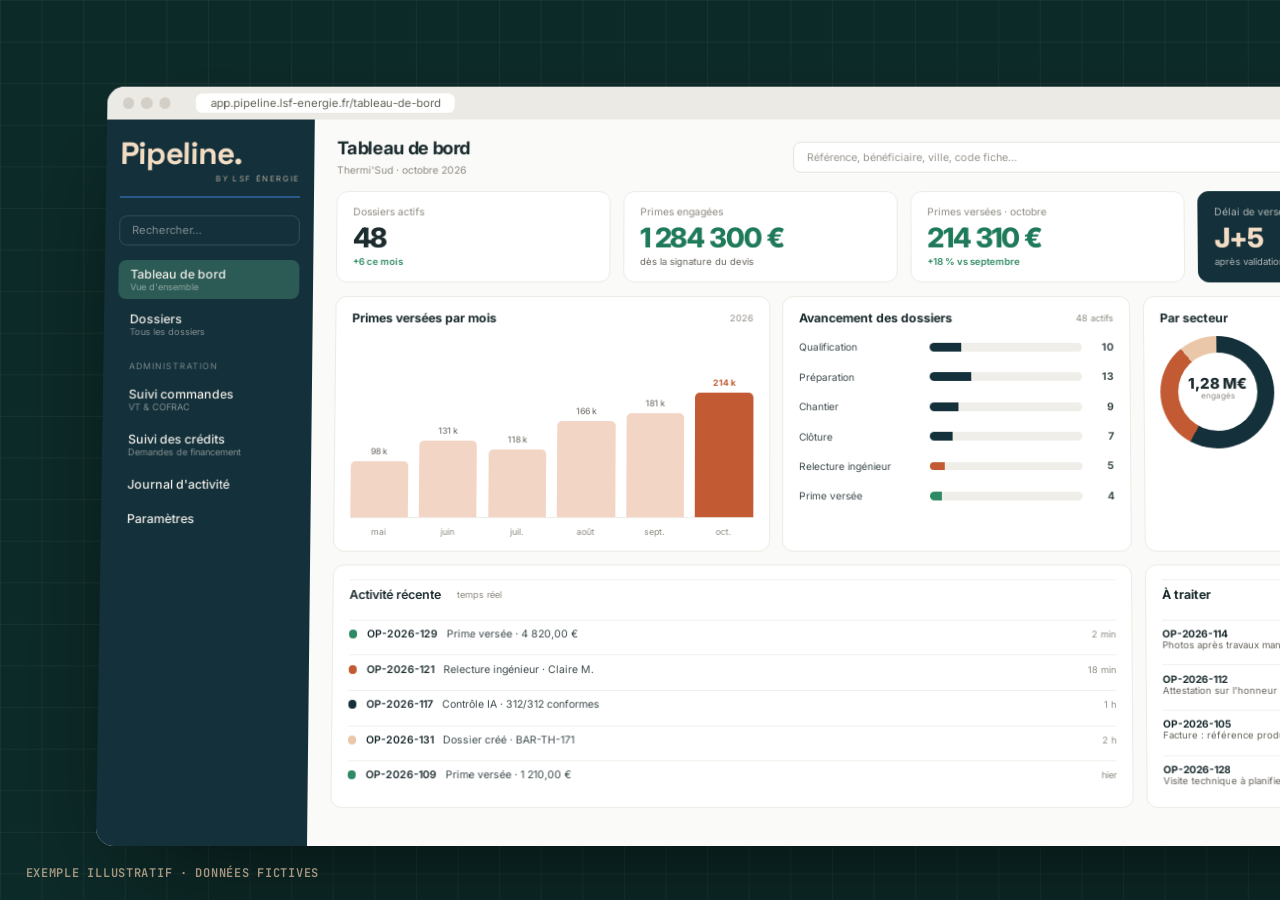
<file: visuels/mockup-dashboard.html>
<!doctype html><html lang="fr"><head><meta charset="utf-8"><title>Visuel Pipeline · tableau de bord</title>
<link rel="stylesheet" href="https://fonts.googleapis.com/css2?family=Inter:wght@400;500;600;700;800;900&family=Space+Grotesk:wght@700;800&family=JetBrains+Mono:wght@600;700&display=swap">
<style>html,body{margin:0;background:#0C2A28}.frame{width:1600px}/* Visuel type Pipeline (interface réelle, données fictives), mis à l'échelle par container queries */
.mk{position:relative;width:100%;aspect-ratio:16/9;container-type:inline-size;overflow:hidden;background:#0C2A28;border-radius:inherit;font-family:"Inter",system-ui,sans-serif;color:#1B2B2E}
.mk::before{content:"";position:absolute;inset:0;background-image:linear-gradient(rgba(240,238,233,.05) 1px,transparent 1px),linear-gradient(90deg,rgba(240,238,233,.05) 1px,transparent 1px);background-size:2.6cqw 2.6cqw}
.mk-win{position:absolute;left:6%;top:8%;width:88%;height:86%;background:#fff;border-radius:1.1cqw;overflow:hidden;box-shadow:0 3cqw 7cqw -2cqw rgba(0,0,0,.6);transform:perspective(200cqw) rotateX(4deg);transform-origin:center bottom}
.mk-bar{height:4.4%;background:#ECEAE5;display:flex;align-items:center;gap:.45cqw;padding:0 1cqw}
.mk-bar i{width:.7cqw;height:.7cqw;border-radius:50%;background:#D3CFC7}
.mk-bar span{margin-left:1.2cqw;font-size:.72cqw;color:#67635C;background:#fff;border-radius:.4cqw;padding:.2cqw .9cqw}
.mk-app{display:grid;grid-template-columns:15% 1fr;height:95.6%}
.mk-side{background:#14303A;color:rgba(240,238,233,.75);padding:1.2cqw .9cqw;display:flex;flex-direction:column;gap:.35cqw;font-size:.8cqw}
.mk-brand{display:grid;margin-bottom:.8cqw;padding-bottom:.8cqw;border-bottom:2px solid #2B5A8C}
.mk-brand b{font:800 2cqw/1 "Space Grotesk",Inter,sans-serif;color:#F3DCC4;letter-spacing:-.03em}
.mk-brand small{font-size:.5cqw;letter-spacing:.2em;color:rgba(243,220,196,.7);margin-top:.3cqw;text-align:right}
.mk-search{border:1px solid rgba(240,238,233,.15);border-radius:.5cqw;padding:.45cqw .7cqw;font-size:.7cqw;color:rgba(240,238,233,.5);margin-bottom:.6cqw}
.mk-side span{display:grid;padding:.45cqw .7cqw;border-radius:.5cqw}
.mk-side span b{font-weight:500;color:#F0EEE9;font-size:.78cqw}
.mk-side span small{font-size:.58cqw;color:rgba(240,238,233,.5)}
.mk-side span.on{background:#2C5B55}
.mk-side em{font-style:normal;font-size:.55cqw;letter-spacing:.12em;color:rgba(240,238,233,.45);margin:.7cqw 0 .2cqw .7cqw}
.mk-main{padding:1.1cqw 1.4cqw;display:grid;gap:.8cqw;align-content:start;background:#FAFAF8}
.mk-head{display:grid;grid-template-columns:auto 1fr auto;gap:1cqw;align-items:center}
.mk-head b{display:block;font-size:1.15cqw;letter-spacing:-.02em}
.mk-head small{font-size:.65cqw;color:#8E8A81}
.mk-search2{justify-self:end;width:60%;border:1px solid #E6E3DD;background:#fff;border-radius:.5cqw;padding:.5cqw .8cqw;font-size:.68cqw;color:#9A968E}
.mk-btn{background:#C25B34;color:#fff;font-size:.72cqw;font-weight:600;padding:.6cqw 1cqw;border-radius:.5cqw}
.mk-filters{display:flex;gap:.6cqw}
.mk-filters span{border:1px solid #E6E3DD;background:#fff;border-radius:.45cqw;padding:.4cqw .8cqw;font-size:.62cqw;color:#3D4A4C}
.mk-table{background:#fff;border:1px solid #ECEAE5;border-radius:.7cqw;overflow:hidden}
.mk-table>div{display:grid;grid-template-columns:.85fr 1.05fr 1.35fr 1.05fr 1fr .75fr .9fr 1fr;gap:.6cqw;align-items:center;padding:.85cqw 1cqw;border-top:1px solid #F1EFEB;font-size:.7cqw}
.mk-table .th{border-top:0;font-weight:700;color:#3D4A4C;font-size:.68cqw;background:#FCFBFA}
.mk-table .ref{font-weight:600;color:#3D4A4C}
.mk-table span b{display:block;font-weight:600}
.mk-table span small{display:inline-block;font-size:.52cqw;background:#F0EEE9;color:#67635C;padding:.05cqw .35cqw;border-radius:.2cqw;margin-top:.15cqw}
.mk-table i{font-style:normal;font-weight:700;font-size:.58cqw;border:1px solid #E6E3DD;border-radius:.25cqw;padding:.05cqw .3cqw;margin-right:.4cqw}
.mk-table .ty{justify-self:start;font-size:.6cqw;color:#C25B34;background:#FBEFE8;border:1px solid #F3D5C6;border-radius:5cqw;padding:.15cqw .55cqw}
.mk-table .pr{color:#1F7A5A;font-weight:600}
.mk-table .st{display:flex;gap:.3cqw;align-items:center;flex-wrap:wrap}
.mk-table .st u{text-decoration:none;font-size:.58cqw;border-radius:.25cqw;padding:.1cqw .4cqw;background:#DEF0E7;color:#1F9E6B;font-weight:600}
.mk-table .st u.a{background:#E7F3EC;color:#2E8A62}
.mk-table .st u.r{background:#FBEFE8;color:#C25B34}
.mk-table .st em{font-style:normal;font-size:.56cqw;color:#67635C;border:1px solid #E6E3DD;border-radius:.25cqw;padding:.1cqw .35cqw}
.mk-table .st em.done{color:#1F9E6B;border-color:#BFE3D0}
.mk-ex{position:absolute;left:1.6cqw;bottom:1.2cqw;font:600 .75cqw "JetBrains Mono",monospace;letter-spacing:.06em;text-transform:uppercase;color:rgba(233,199,168,.7)}

/* ===== tableau de bord ===== */
.mk-main.db{gap:.9cqw}
.db-kpis{display:grid;grid-template-columns:repeat(4,1fr);gap:.8cqw}
.db-kpis>div{background:#fff;border:1px solid #ECEAE5;border-radius:.7cqw;padding:.9cqw 1cqw;display:grid;gap:.15cqw}
.db-kpis small{font-size:.65cqw;color:#8E8A81}
.db-kpis b{font-size:1.75cqw;font-weight:800;letter-spacing:-.04em;color:#1B2B2E}
.db-kpis b.g{color:#1F7A5A}
.db-kpis em{font-style:normal;font-size:.6cqw;color:#67635C}
.db-kpis em.up{color:#2E8A62;font-weight:600}
.db-kpis .hl{background:#14303A;border-color:#14303A}
.db-kpis .hl small,.db-kpis .hl em{color:rgba(240,238,233,.7)}
.db-kpis .hl b{color:#F3DCC4}
.db-grid{display:grid;grid-template-columns:1.25fr 1fr .95fr;grid-template-rows:auto auto;gap:.8cqw}
.db-card{background:#fff;border:1px solid #ECEAE5;border-radius:.7cqw;padding:.9cqw 1cqw;display:grid;gap:.45cqw;align-content:start}
.db-ch{display:flex;justify-content:space-between;align-items:center;margin-bottom:.2cqw}
.db-ch b{font-size:.78cqw}
.db-ch span{font-size:.58cqw;color:#8E8A81}
.db-bars{height:10.6cqw;display:flex;align-items:flex-end;gap:.7cqw;border-bottom:1px solid #ECEAE5;padding-top:1cqw}
.db-bars i{flex:1;height:var(--h);background:#F3D5C6;border-radius:.3cqw .3cqw 0 0;position:relative}
.db-bars i.on{background:#C25B34}
.db-bars em{position:absolute;top:-1cqw;left:50%;transform:translateX(-50%);font-style:normal;font-size:.55cqw;color:#67635C;white-space:nowrap}
.db-bars i.on em{color:#C25B34;font-weight:700}
.db-months{display:flex;gap:.7cqw}.db-months span{flex:1;text-align:center;font-size:.55cqw;color:#8E8A81}
.db-st{display:grid;grid-template-columns:7.6cqw 1fr 1.4cqw;gap:.6cqw;padding:.32cqw 0;align-items:center;font-size:.64cqw;color:#3D4A4C}
.db-st i{display:block;height:.55cqw;border-radius:.3cqw;background:linear-gradient(90deg,#14303A var(--w),#F0EEE9 var(--w))}
.db-st i.t{background:linear-gradient(90deg,#C25B34 var(--w),#F0EEE9 var(--w))}
.db-st i.g{background:linear-gradient(90deg,#2E8A62 var(--w),#F0EEE9 var(--w))}
.db-st b{text-align:right;font-size:.66cqw}
.db-dn{display:grid;grid-template-columns:auto 1fr;gap:1cqw;align-items:center}
.db-ring{width:7.2cqw;height:7.2cqw;border-radius:50%;background:conic-gradient(#14303A 0 58%,#C25B34 58% 89%,#E9C7A8 89% 100%);display:grid;place-items:center;position:relative;text-align:center}
.db-ring::before{content:"";position:absolute;inset:1.1cqw;border-radius:50%;background:#fff}
.db-ring b,.db-ring small{position:relative;display:block;line-height:1.1}
.db-ring b{font-size:.95cqw;font-weight:800;align-self:end}
.db-ring small{font-size:.52cqw;color:#8E8A81;align-self:start}
.db-ring{grid-template-rows:1fr 1fr}
.db-dn ul{list-style:none;margin:0;padding:0;display:grid;gap:.55cqw}
.db-dn li{display:grid;grid-template-columns:auto 1fr auto;gap:.45cqw;align-items:center;font-size:.62cqw;color:#3D4A4C}
.db-dn li i{width:.6cqw;height:.6cqw;border-radius:.15cqw}
.db-dn li b{font-size:.66cqw}
.db-feed{grid-column:1/span 2}
.db-feed>div{display:grid;grid-template-columns:auto 1fr auto;gap:.6cqw;align-items:center;padding:.45cqw 0;border-top:1px solid #F1EFEB;font-size:.66cqw;color:#3D4A4C}
.db-feed i{width:.55cqw;height:.55cqw;border-radius:50%}
.db-feed i.g{background:#2E8A62}.db-feed i.t{background:#C25B34}.db-feed i.b{background:#14303A}.db-feed i.s{background:#E9C7A8}
.db-feed b{font-weight:600;margin-right:.4cqw;color:#1B2B2E}
.db-feed em{font-style:normal;font-size:.58cqw;color:#8E8A81}
.db-todo>div{display:grid;grid-template-columns:1fr auto;gap:.5cqw;align-items:center;padding:.45cqw 0;border-top:1px solid #F1EFEB}
.db-todo span{font-size:.6cqw;color:#67635C}
.db-todo span b{display:block;font-size:.64cqw;color:#1B2B2E}
.db-todo u{text-decoration:none;font-size:.58cqw;font-weight:600;color:#C25B34;border:1px solid #F3D5C6;background:#FBEFE8;border-radius:.3cqw;padding:.15cqw .5cqw}
.db-badge{background:#C25B34;color:#fff!important;font-weight:700;border-radius:5cqw;padding:.05cqw .45cqw}
</style></head><body><div class="frame"><div class="mk" role="img" aria-label="Exemple illustratif du tableau de bord Pipeline : dossiers actifs, primes engagées et versées, délai de versement J+5, primes par mois, avancement des dossiers, répartition par secteur et activité récente.">
  <div class="mk-win">
    <div class="mk-bar"><i></i><i></i><i></i><span>app.pipeline.lsf-energie.fr/tableau-de-bord</span></div>
    <div class="mk-app">
      <aside class="mk-side">
        <div class="mk-brand"><b>Pipeline.</b><small>BY LSF ÉNERGIE</small></div>
        <div class="mk-search">Rechercher…</div>
        <span class="on"><b>Tableau de bord</b><small>Vue d'ensemble</small></span>
        <span><b>Dossiers</b><small>Tous les dossiers</small></span>
        <em>ADMINISTRATION</em>
        <span><b>Suivi commandes</b><small>VT &amp; COFRAC</small></span>
        <span><b>Suivi des crédits</b><small>Demandes de financement</small></span>
        <span><b>Journal d'activité</b></span>
        <span><b>Paramètres</b></span>
      </aside>
      <main class="mk-main db">
        <div class="mk-head"><div><b>Tableau de bord</b><small>Thermi'Sud · octobre 2026</small></div><div class="mk-search2">Référence, bénéficiaire, ville, code fiche…</div><span class="mk-btn">+ Créer un dossier</span></div>
        <div class="db-kpis">
          <div><small>Dossiers actifs</small><b>48</b><em class="up">+6 ce mois</em></div>
          <div><small>Primes engagées</small><b class="g">1 284 300 €</b><em>dès la signature du devis</em></div>
          <div><small>Primes versées · octobre</small><b class="g">214 310 €</b><em class="up">+18 % vs septembre</em></div>
          <div class="hl"><small>Délai de versement</small><b>J+5</b><em>après validation</em></div>
        </div>
        <div class="db-grid">
          <div class="db-card db-chart"><div class="db-ch"><b>Primes versées par mois</b><span>2026</span></div>
            <div class="db-bars"><i style="--h:34%"><em>98 k</em></i><i style="--h:46%"><em>131 k</em></i><i style="--h:41%"><em>118 k</em></i><i style="--h:58%"><em>166 k</em></i><i style="--h:63%"><em>181 k</em></i><i class="on" style="--h:75%"><em>214 k</em></i></div>
            <div class="db-months"><span>mai</span><span>juin</span><span>juil.</span><span>août</span><span>sept.</span><span>oct.</span></div>
          </div>
          <div class="db-card db-steps"><div class="db-ch"><b>Avancement des dossiers</b><span>48 actifs</span></div>
            <div class="db-st"><span>Qualification</span><i style="--w:21%"></i><b>10</b></div>
            <div class="db-st"><span>Préparation</span><i style="--w:27%"></i><b>13</b></div>
            <div class="db-st"><span>Chantier</span><i style="--w:19%"></i><b>9</b></div>
            <div class="db-st"><span>Clôture</span><i style="--w:15%"></i><b>7</b></div>
            <div class="db-st"><span>Relecture ingénieur</span><i class="t" style="--w:10%"></i><b>5</b></div>
            <div class="db-st"><span>Prime versée</span><i class="g" style="--w:8%"></i><b>4</b></div>
          </div>
          <div class="db-card db-donut"><div class="db-ch"><b>Par secteur</b><span>primes engagées</span></div>
            <div class="db-dn"><div class="db-ring"><b>1,28 M€</b><small>engagés</small></div>
              <ul><li><i style="background:#14303A"></i>Résidentiel · BAR<b>58 %</b></li><li><i style="background:#C25B34"></i>Tertiaire · BAT<b>31 %</b></li><li><i style="background:#E9C7A8"></i>Industrie · IND<b>11 %</b></li></ul></div>
          </div>
          <div class="db-card db-feed"><div class="db-ch"><b>Activité récente</b><span>temps réel</span></div>
            <div><i class="g"></i><span><b>OP-2026-129</b> Prime versée · 4 820,00 €</span><em>2 min</em></div>
            <div><i class="t"></i><span><b>OP-2026-121</b> Relecture ingénieur · Claire M.</span><em>18 min</em></div>
            <div><i class="b"></i><span><b>OP-2026-117</b> Contrôle IA · 312/312 conformes</span><em>1 h</em></div>
            <div><i class="s"></i><span><b>OP-2026-131</b> Dossier créé · BAR-TH-171</span><em>2 h</em></div>
            <div><i class="g"></i><span><b>OP-2026-109</b> Prime versée · 1 210,00 €</span><em>hier</em></div>
          </div>
          <div class="db-card db-todo"><div class="db-ch"><b>À traiter</b><span class="db-badge">4</span></div>
            <div><span><b>OP-2026-114</b>Photos après travaux manquantes</span><u>Ajouter</u></div>
            <div><span><b>OP-2026-112</b>Attestation sur l'honneur à signer</span><u>Relancer</u></div>
            <div><span><b>OP-2026-105</b>Facture : référence produit absente</span><u>Corriger</u></div>
            <div><span><b>OP-2026-128</b>Visite technique à planifier</span><u>Planifier</u></div>
          </div>
        </div>
      </main>
    </div>
  </div>
  <span class="mk-ex">Exemple illustratif · données fictives</span>
</div>
</div></body></html>
</file>
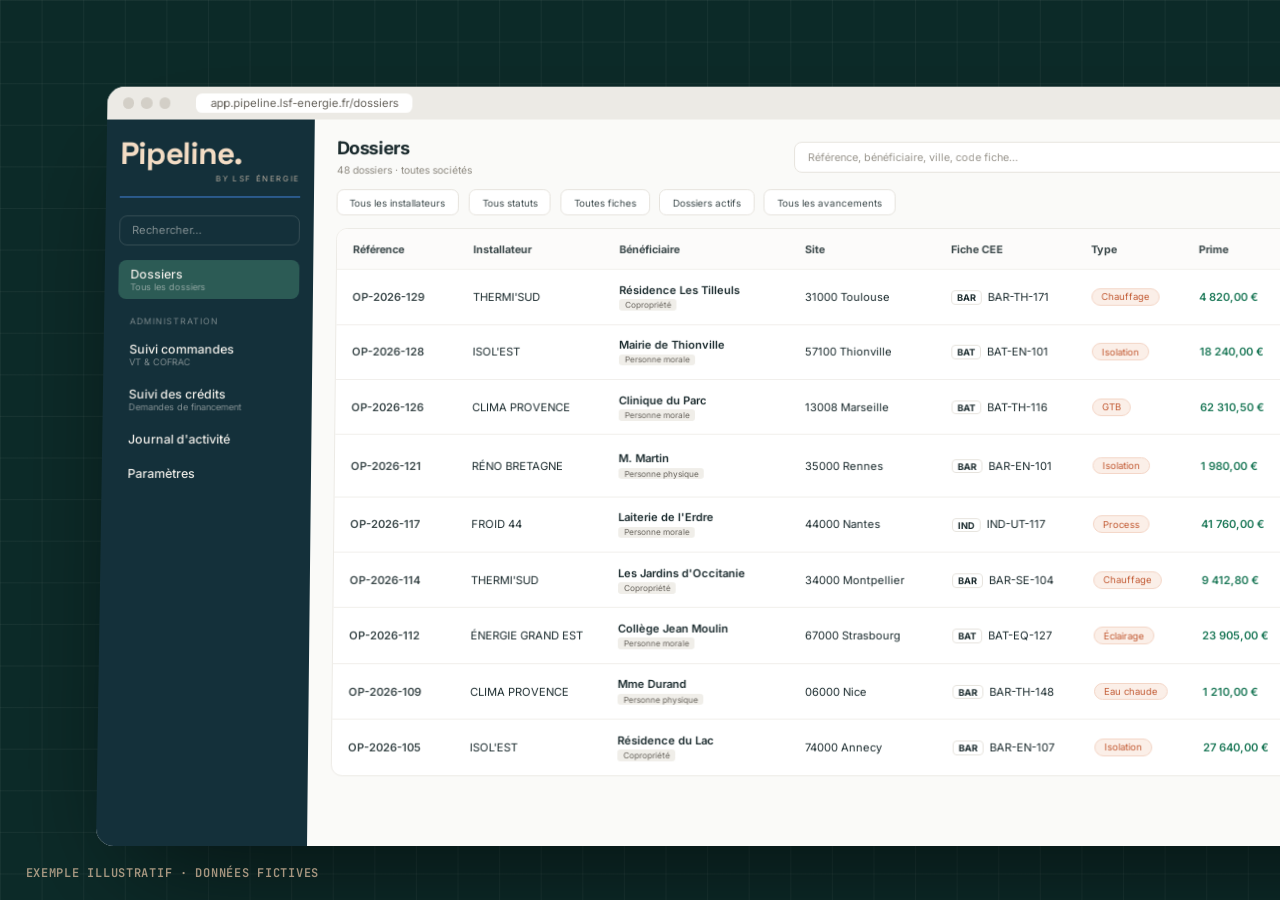
<file: visuels/mockup-pipeline.html>
<!doctype html><html lang="fr"><head><meta charset="utf-8"><title>Visuel Pipeline</title>
<link rel="stylesheet" href="https://fonts.googleapis.com/css2?family=Inter:wght@400;500;600;700;800;900&family=Space+Grotesk:wght@700;800&family=JetBrains+Mono:wght@600;700&display=swap">
<style>html,body{margin:0;background:#0C2A28}.frame{width:1600px}/* Visuel type Pipeline (interface réelle, données fictives), mis à l'échelle par container queries */
.mk{position:relative;width:100%;aspect-ratio:16/9;container-type:inline-size;overflow:hidden;background:#0C2A28;border-radius:inherit;font-family:"Inter",system-ui,sans-serif;color:#1B2B2E}
.mk::before{content:"";position:absolute;inset:0;background-image:linear-gradient(rgba(240,238,233,.05) 1px,transparent 1px),linear-gradient(90deg,rgba(240,238,233,.05) 1px,transparent 1px);background-size:2.6cqw 2.6cqw}
.mk-win{position:absolute;left:6%;top:8%;width:88%;height:86%;background:#fff;border-radius:1.1cqw;overflow:hidden;box-shadow:0 3cqw 7cqw -2cqw rgba(0,0,0,.6);transform:perspective(200cqw) rotateX(4deg);transform-origin:center bottom}
.mk-bar{height:4.4%;background:#ECEAE5;display:flex;align-items:center;gap:.45cqw;padding:0 1cqw}
.mk-bar i{width:.7cqw;height:.7cqw;border-radius:50%;background:#D3CFC7}
.mk-bar span{margin-left:1.2cqw;font-size:.72cqw;color:#67635C;background:#fff;border-radius:.4cqw;padding:.2cqw .9cqw}
.mk-app{display:grid;grid-template-columns:15% 1fr;height:95.6%}
.mk-side{background:#14303A;color:rgba(240,238,233,.75);padding:1.2cqw .9cqw;display:flex;flex-direction:column;gap:.35cqw;font-size:.8cqw}
.mk-brand{display:grid;margin-bottom:.8cqw;padding-bottom:.8cqw;border-bottom:2px solid #2B5A8C}
.mk-brand b{font:800 2cqw/1 "Space Grotesk",Inter,sans-serif;color:#F3DCC4;letter-spacing:-.03em}
.mk-brand small{font-size:.5cqw;letter-spacing:.2em;color:rgba(243,220,196,.7);margin-top:.3cqw;text-align:right}
.mk-search{border:1px solid rgba(240,238,233,.15);border-radius:.5cqw;padding:.45cqw .7cqw;font-size:.7cqw;color:rgba(240,238,233,.5);margin-bottom:.6cqw}
.mk-side span{display:grid;padding:.45cqw .7cqw;border-radius:.5cqw}
.mk-side span b{font-weight:500;color:#F0EEE9;font-size:.78cqw}
.mk-side span small{font-size:.58cqw;color:rgba(240,238,233,.5)}
.mk-side span.on{background:#2C5B55}
.mk-side em{font-style:normal;font-size:.55cqw;letter-spacing:.12em;color:rgba(240,238,233,.45);margin:.7cqw 0 .2cqw .7cqw}
.mk-main{padding:1.1cqw 1.4cqw;display:grid;gap:.8cqw;align-content:start;background:#FAFAF8}
.mk-head{display:grid;grid-template-columns:auto 1fr auto;gap:1cqw;align-items:center}
.mk-head b{display:block;font-size:1.15cqw;letter-spacing:-.02em}
.mk-head small{font-size:.65cqw;color:#8E8A81}
.mk-search2{justify-self:end;width:60%;border:1px solid #E6E3DD;background:#fff;border-radius:.5cqw;padding:.5cqw .8cqw;font-size:.68cqw;color:#9A968E}
.mk-btn{background:#C25B34;color:#fff;font-size:.72cqw;font-weight:600;padding:.6cqw 1cqw;border-radius:.5cqw}
.mk-filters{display:flex;gap:.6cqw}
.mk-filters span{border:1px solid #E6E3DD;background:#fff;border-radius:.45cqw;padding:.4cqw .8cqw;font-size:.62cqw;color:#3D4A4C}
.mk-table{background:#fff;border:1px solid #ECEAE5;border-radius:.7cqw;overflow:hidden}
.mk-table>div{display:grid;grid-template-columns:.85fr 1.05fr 1.35fr 1.05fr 1fr .75fr .9fr 1fr;gap:.6cqw;align-items:center;padding:.85cqw 1cqw;border-top:1px solid #F1EFEB;font-size:.7cqw}
.mk-table .th{border-top:0;font-weight:700;color:#3D4A4C;font-size:.68cqw;background:#FCFBFA}
.mk-table .ref{font-weight:600;color:#3D4A4C}
.mk-table span b{display:block;font-weight:600}
.mk-table span small{display:inline-block;font-size:.52cqw;background:#F0EEE9;color:#67635C;padding:.05cqw .35cqw;border-radius:.2cqw;margin-top:.15cqw}
.mk-table i{font-style:normal;font-weight:700;font-size:.58cqw;border:1px solid #E6E3DD;border-radius:.25cqw;padding:.05cqw .3cqw;margin-right:.4cqw}
.mk-table .ty{justify-self:start;font-size:.6cqw;color:#C25B34;background:#FBEFE8;border:1px solid #F3D5C6;border-radius:5cqw;padding:.15cqw .55cqw}
.mk-table .pr{color:#1F7A5A;font-weight:600}
.mk-table .st{display:flex;gap:.3cqw;align-items:center;flex-wrap:wrap}
.mk-table .st u{text-decoration:none;font-size:.58cqw;border-radius:.25cqw;padding:.1cqw .4cqw;background:#DEF0E7;color:#1F9E6B;font-weight:600}
.mk-table .st u.a{background:#E7F3EC;color:#2E8A62}
.mk-table .st u.r{background:#FBEFE8;color:#C25B34}
.mk-table .st em{font-style:normal;font-size:.56cqw;color:#67635C;border:1px solid #E6E3DD;border-radius:.25cqw;padding:.1cqw .35cqw}
.mk-table .st em.done{color:#1F9E6B;border-color:#BFE3D0}
.mk-ex{position:absolute;left:1.6cqw;bottom:1.2cqw;font:600 .75cqw "JetBrains Mono",monospace;letter-spacing:.06em;text-transform:uppercase;color:rgba(233,199,168,.7)}
</style></head><body><div class="frame"><div class="mk" role="img" aria-label="Exemple illustratif de l'interface Pipeline : liste des dossiers CEE avec installateur, bénéficiaire, fiche, prime et avancement.">
  <div class="mk-win">
    <div class="mk-bar"><i></i><i></i><i></i><span>app.pipeline.lsf-energie.fr/dossiers</span></div>
    <div class="mk-app">
      <aside class="mk-side">
        <div class="mk-brand"><b>Pipeline.</b><small>BY LSF ÉNERGIE</small></div>
        <div class="mk-search">Rechercher…</div>
        <span class="on"><b>Dossiers</b><small>Tous les dossiers</small></span>
        <em>ADMINISTRATION</em>
        <span><b>Suivi commandes</b><small>VT &amp; COFRAC</small></span>
        <span><b>Suivi des crédits</b><small>Demandes de financement</small></span>
        <span><b>Journal d'activité</b></span>
        <span><b>Paramètres</b></span>
      </aside>
      <main class="mk-main">
        <div class="mk-head"><div><b>Dossiers</b><small>48 dossiers · toutes sociétés</small></div><div class="mk-search2">Référence, bénéficiaire, ville, code fiche…</div><span class="mk-btn">+ Créer un dossier</span></div>
        <div class="mk-filters"><span>Tous les installateurs</span><span>Tous statuts</span><span>Toutes fiches</span><span>Dossiers actifs</span><span>Tous les avancements</span></div>
        <div class="mk-table">
          <div class="th"><span>Référence</span><span>Installateur</span><span>Bénéficiaire</span><span>Site</span><span>Fiche CEE</span><span>Type</span><span>Prime</span><span>Statut</span></div>
          <div><span class="ref">OP-2026-129</span><span>THERMI'SUD</span><span><b>Résidence Les Tilleuls</b><small>Copropriété</small></span><span>31000 Toulouse</span><span><i>BAR</i>BAR-TH-171</span><span class="ty">Chauffage</span><span class="pr">4 820,00 €</span><span class="st"><u>Versée</u><em class="done">12/12</em></span></div>
          <div><span class="ref">OP-2026-128</span><span>ISOL'EST</span><span><b>Mairie de Thionville</b><small>Personne morale</small></span><span>57100 Thionville</span><span><i>BAT</i>BAT-EN-101</span><span class="ty">Isolation</span><span class="pr">18 240,00 €</span><span class="st"><u class="a">Actif</u><em>En cours · 9/12</em></span></div>
          <div><span class="ref">OP-2026-126</span><span>CLIMA PROVENCE</span><span><b>Clinique du Parc</b><small>Personne morale</small></span><span>13008 Marseille</span><span><i>BAT</i>BAT-TH-116</span><span class="ty">GTB</span><span class="pr">62 310,50 €</span><span class="st"><u class="a">Actif</u><em>En cours · 6/12</em></span></div>
          <div><span class="ref">OP-2026-121</span><span>RÉNO BRETAGNE</span><span><b>M. Martin</b><small>Personne physique</small></span><span>35000 Rennes</span><span><i>BAR</i>BAR-EN-101</span><span class="ty">Isolation</span><span class="pr">1 980,00 €</span><span class="st"><u class="r">Relecture</u><em>Ingénieur · 11/12</em></span></div>
          <div><span class="ref">OP-2026-117</span><span>FROID 44</span><span><b>Laiterie de l'Erdre</b><small>Personne morale</small></span><span>44000 Nantes</span><span><i>IND</i>IND-UT-117</span><span class="ty">Process</span><span class="pr">41 760,00 €</span><span class="st"><u class="a">Actif</u><em>Contrôle IA · 4/12</em></span></div>
          <div><span class="ref">OP-2026-114</span><span>THERMI'SUD</span><span><b>Les Jardins d'Occitanie</b><small>Copropriété</small></span><span>34000 Montpellier</span><span><i>BAR</i>BAR-SE-104</span><span class="ty">Chauffage</span><span class="pr">9 412,80 €</span><span class="st"><u class="a">Actif</u><em>En cours · 2/12</em></span></div>
          <div><span class="ref">OP-2026-112</span><span>ÉNERGIE GRAND EST</span><span><b>Collège Jean Moulin</b><small>Personne morale</small></span><span>67000 Strasbourg</span><span><i>BAT</i>BAT-EQ-127</span><span class="ty">Éclairage</span><span class="pr">23 905,00 €</span><span class="st"><u class="a">Actif</u><em>En cours · 7/12</em></span></div>
          <div><span class="ref">OP-2026-109</span><span>CLIMA PROVENCE</span><span><b>Mme Durand</b><small>Personne physique</small></span><span>06000 Nice</span><span><i>BAR</i>BAR-TH-148</span><span class="ty">Eau chaude</span><span class="pr">1 210,00 €</span><span class="st"><u>Versée</u><em class="done">12/12</em></span></div>
          <div><span class="ref">OP-2026-105</span><span>ISOL'EST</span><span><b>Résidence du Lac</b><small>Copropriété</small></span><span>74000 Annecy</span><span><i>BAR</i>BAR-EN-107</span><span class="ty">Isolation</span><span class="pr">27 640,00 €</span><span class="st"><u class="a">Actif</u><em>En cours · 5/12</em></span></div>
        </div>
      </main>
    </div>
  </div>
  <span class="mk-ex">Exemple illustratif · données fictives</span>
</div>
</div></body></html>
</file>
